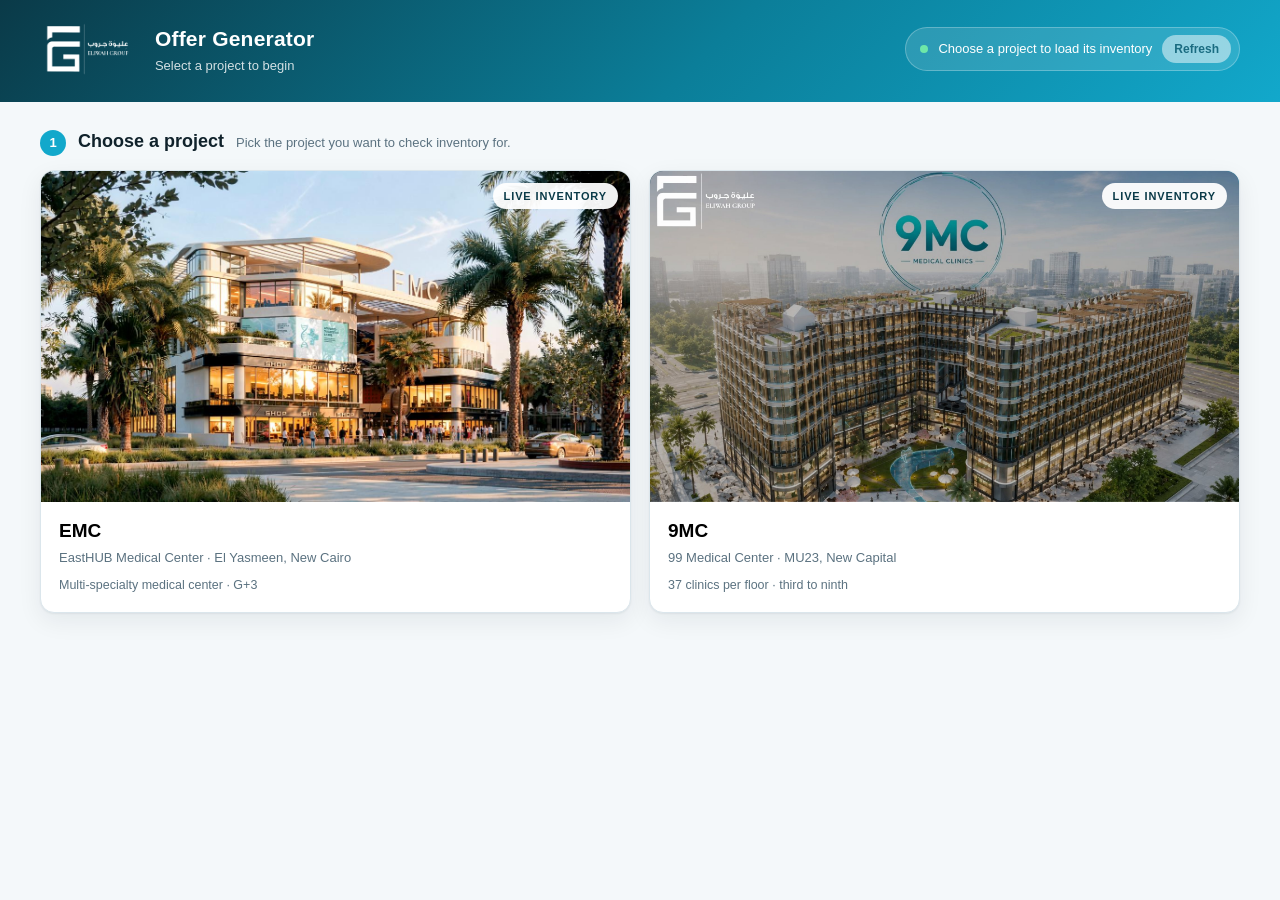
<file: index.html>
<!doctype html>
<html lang="en">
<head>
<meta charset="utf-8">
<meta name="viewport" content="width=device-width, initial-scale=1">
<title>Eliwah Group — Offer Generator</title>

<!-- Installable: the sales team adds this to the phone home screen and it
     opens full-screen, without the browser chrome eating half the plan. -->
<link rel="manifest" href="site.webmanifest">
<meta name="theme-color" content="#0b7e99">
<meta name="mobile-web-app-capable" content="yes">
<meta name="apple-mobile-web-app-capable" content="yes">
<meta name="apple-mobile-web-app-status-bar-style" content="black-translucent">
<meta name="apple-mobile-web-app-title" content="Eliwah Offers">
<!-- iOS ignores the manifest icons and reads this instead. -->
<link rel="apple-touch-icon" href="assets/icons/icon-180.png">
<link rel="icon" type="image/png" sizes="192x192" href="assets/icons/icon-192.png">

<link rel="stylesheet" href="css/styles.css">
</head>
<body>

<header>
  <div class="head-in">
    <img class="mark" src="assets/logo-eliwah.png" alt="Eliwah Group" width="457" height="260">
    <div>
      <div class="head-title" id="headTitle">Offer Generator</div>
      <div class="head-sub" id="headSub">Select a project to begin</div>
    </div>
    <div class="head-spacer"></div>
    <div class="sync" id="sync">
      <span class="dot"></span>
      <span id="syncText">Loading inventory&hellip;</span>
      <button id="refresh" disabled>Refresh</button>
    </div>
  </div>
</header>

<div class="wrap">

  <div id="warnings" class="banner hidden"></div>

  <section class="step">
    <div class="step-head">
      <span class="step-num">1</span>
      <h2>Choose a project</h2>
      <span class="step-hint">Pick the project you want to check inventory for.</span>
    </div>
    <div class="projects" id="projects"></div>
  </section>

  <!-- Search by budget. Revealed with the floor step, because "this project"
       has no meaning until a project is chosen — and the scope switch inside it
       is what opens the search out to both. Collapsed, so an agent who already
       knows the clinic never scrolls past it. See js/afford.js. -->
  <section class="step hidden" id="budgetStep">
    <button class="budget-cta" id="budgetOpen" type="button" aria-expanded="false">
      <span class="bc-text">
        <b>Customer has a budget in mind?</b>
        <i>Find every clinic that fits it</i>
      </span>
      <span class="bc-mark" aria-hidden="true">+</span>
    </button>

    <div id="budgetBody" hidden>
      <div class="budget">
        <label>
          <span class="lab">Cash available now</span>
          <span class="money">
            <input id="inDown" inputmode="numeric" enterkeyhint="done" autocomplete="off" value="1,000,000">
            <span class="cur">EGP</span>
          </span>
          <span class="hint">Pays the down payment on contract.</span>
        </label>
        <label>
          <span class="lab">Budget per month</span>
          <span class="money">
            <input id="inMonthly" inputmode="numeric" enterkeyhint="done" autocomplete="off" value="40,000">
            <span class="cur">EGP</span>
          </span>
          <span class="hint" id="qHint"></span>
        </label>
      </div>

      <div class="refine">
        <!-- Scope. Defaults to the project already chosen; "Both" pulls the
             other inventory on demand, so opening the app costs nothing. -->
        <div class="seg" id="scopeSeg">
          <button type="button" data-scope="this" class="on">This project</button>
          <button type="button" data-scope="both">Both projects</button>
        </div>
        <select id="inFloorSel"></select>
        <select id="inSort">
          <option value="area-desc">Biggest clinic first</option>
          <option value="monthly">Lowest monthly first</option>
          <option value="price">Cheapest first</option>
          <option value="price-desc">Most expensive first</option>
        </select>
      </div>

      <p class="bnote" id="scopeNote" hidden></p>

      <div class="tally" id="tally" hidden>
        <span class="big" id="tallyBig">—</span>
        <span class="of" id="tallyOf"></span>
      </div>
      <div class="hits" id="hits"></div>
      <button class="more" id="btnMore" type="button" hidden></button>
      <p class="stretch" id="stretch" hidden></p>
      <div class="nothing" id="nothing" hidden></div>
    </div>
  </section>

  <section class="step hidden" id="floorStep">
    <div class="step-head">
      <span class="step-num">2</span>
      <h2>Choose a floor</h2>
      <span class="step-hint" id="floorHint"></span>
    </div>
    <div class="floors" id="floors"></div>
  </section>

  <section class="step hidden" id="planStep">
    <div class="step-head">
      <span class="step-num">3</span>
      <h2>Choose a clinic</h2>
      <span class="step-hint">Click a green room on the plan, or pick from the list. Pick more than one to offer them combined.</span>
    </div>
    <!-- The running selection. Populated by renderPicked(); it is the only thing
         standing between an agent and issuing a two-clinic offer by mistake. -->
    <div class="picked hidden" id="picked"></div>
    <div class="plan-grid">
      <div>
        <div class="plan-wrap" id="planWrap">
          <img id="planImg" alt="Floor plan">
          <svg id="planSvg" viewBox="0 0 1461 1169" preserveAspectRatio="xMidYMid meet"></svg>
          <div class="pop" id="pop"></div>
        </div>
        <!-- Square swatches: rooms are shaded outlines now, not dots. -->
        <div class="legend">
          <span><i style="background:#1f9d63"></i>Available</span>
          <span><i style="background:#e8ab00"></i>Reserved</span>
          <span><i style="background:#d13c33"></i>Sold</span>
          <span><i style="background:#c3ced6"></i>Not released</span>
          <span><i style="background:#12a8cb;outline:2px solid #0a3a48;outline-offset:-2px"></i>In this offer</span>
        </div>
      </div>
      <div class="card">
        <div class="units-head">
          <span class="units-count" id="unitsCount"></span>
          <select id="sortBy" aria-label="Sort clinics">
            <option value="clinic">Clinic no.</option>
            <option value="price">Price: low to high</option>
            <option value="priceDesc">Price: high to low</option>
            <option value="area">Area: small to large</option>
            <option value="areaDesc">Area: large to small</option>
          </select>
        </div>
        <div class="units" id="units"></div>
      </div>
    </div>
  </section>

  <section class="step hidden" id="detailStep">
    <div class="step-head">
      <span class="step-num">4</span>
      <h2>Payment plan</h2>
      <span class="step-hint">Instalments are quarterly.</span>
    </div>
    <div class="card detail">
      <div class="detail-top" id="detailTop"></div>
      <div class="plans" id="plans"></div>
      <div class="sched-cards" id="schedCards"></div>
      <div class="sched-note" id="schedNote"></div>
      <div class="sched-wrap"><table id="sched"></table></div>
      <div class="actions">
        <!-- Shown only where the browser can actually put a file in the share
             sheet; app.js unhides it and demotes Download to secondary. -->
        <button class="btn hidden" id="share">Send on WhatsApp</button>
        <button class="btn" id="download">Download PDF offer</button>
        <!-- The other way an offer leaves the app: a listing post for a broker
             group, rather than a document for one customer. See js/post.js. -->
        <button class="btn ghost" id="postBtn">WhatsApp post</button>
        <span class="note" id="downloadNote"></span>
      </div>
    </div>
  </section>

</div>

<!-- The post sheet. Markup lives here rather than being built in JS so the
     layout is styleable, and it costs nothing until it is opened. -->
<div class="sheet hidden" id="postSheet">
  <div class="sheet-bg" data-post-close></div>
  <div class="sheet-card" role="dialog" aria-modal="true" aria-labelledby="postTitle">
    <div class="sheet-head">
      <h3 id="postTitle">WhatsApp post</h3>
      <button class="sheet-x" type="button" data-post-close aria-label="Close">&times;</button>
    </div>
    <p class="sheet-sub">The listing post for this unit, with the plan image pinned.
      Edit anything before sending — the numbers come from the live sheet.</p>

    <div class="post-controls">
      <div class="seg" id="postModes">
        <button type="button" data-mode="short">Short</button>
        <button type="button" data-mode="long">Full</button>
      </div>
      <label class="post-toggle">
        <input type="checkbox" id="postTerms"> Include payment terms
      </label>
    </div>

    <textarea id="postText" rows="12" spellcheck="false" dir="auto"></textarea>
    <div class="post-shots" id="postShots"></div>

    <div class="actions">
      <button class="btn" id="postSend">Send on WhatsApp</button>
      <button class="btn ghost" id="postCopy">Copy text</button>
      <span class="note" id="postNote"></span>
    </div>
  </div>
</div>

<!-- The app's own scripts first, in dependency order. They share one global
     scope, so they must stay blocking and stay in this order. -->
<script src="js/config.js"></script>
<script src="js/plan.js"></script>
<script src="js/data.js"></script>
<script src="js/sheet.js"></script>
<script src="js/engine.js"></script>
<script src="js/telemetry.js"></script>
<script src="js/pdf.js"></script>
<script src="js/post.js"></script>
<!-- Search by budget. Loaded BEFORE app.js, which calls its afford.rebuild()
     whenever the inventory changes. -->
<script src="js/afford.js"></script>
<script src="js/app.js"></script>

<!-- jsPDF last, and deferred, because it is 420KB and nothing needs it until
     someone asks for a PDF: pdf.js reads window.jspdf inside buildOfferPDF, at
     call time. It used to sit at the top and block, which meant that on a cold
     visit the whole 420KB had to arrive before app.js could run — delaying the
     inventory fetch by roughly two seconds and putting the wait right back on
     the agent's click, which is what this ordering exists to prevent. -->
<script defer src="vendor/jspdf.umd.min.js"></script>
</body>
</html>
</file>
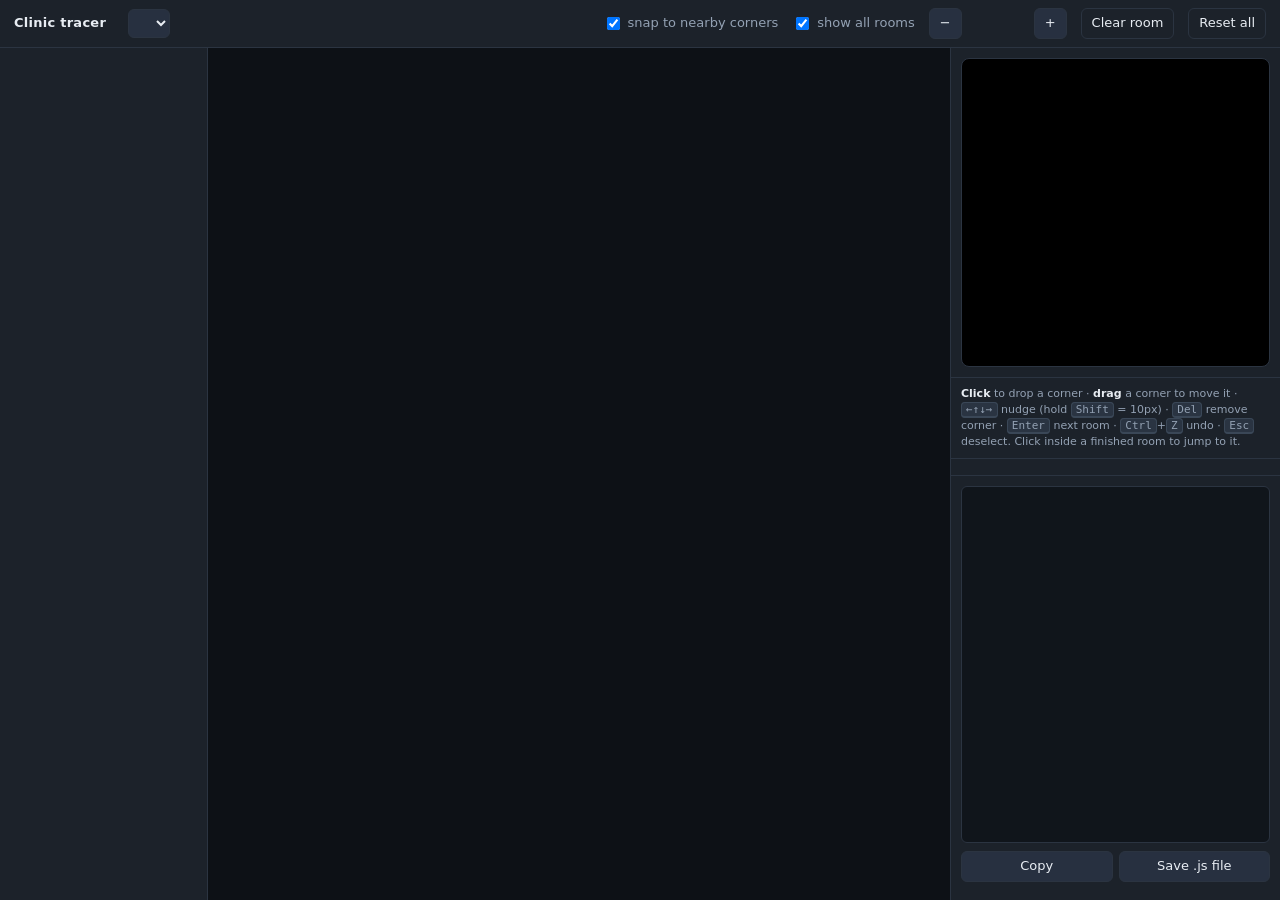
<file: scripts/tracer-template.html>
<!doctype html>
<html lang="en">
<head>
<meta charset="utf-8">
<title>Clinic tracer — Eliwah Group</title>
<style>
  :root {
    --bg: #14181d; --panel: #1c222a; --line: #2b3441; --ink: #e8edf3;
    --dim: #93a1b3; --accent: #2fb37a; --warn: #e0a33a; --bad: #e05a4a;
  }
  * { box-sizing: border-box; }
  html, body { height: 100%; margin: 0; }
  body {
    background: var(--bg); color: var(--ink); display: flex; flex-direction: column;
    font: 13px/1.45 ui-sans-serif, system-ui, "Segoe UI", sans-serif;
    overflow: hidden;
  }

  header {
    display: flex; align-items: center; gap: 14px; padding: 8px 14px;
    background: var(--panel); border-bottom: 1px solid var(--line); flex: none;
  }
  header h1 { font-size: 13px; font-weight: 600; margin: 0 8px 0 0; letter-spacing: .02em; }
  .grow { flex: 1; }

  button, select {
    background: #273040; color: var(--ink); border: 1px solid var(--line);
    border-radius: 6px; padding: 5px 10px; font: inherit; cursor: pointer;
  }
  button:hover { background: #313c4e; }
  button.on { background: var(--accent); border-color: var(--accent); color: #06120c; font-weight: 600; }
  button.ghost { background: transparent; }
  label.chk { display: flex; align-items: center; gap: 5px; color: var(--dim); cursor: pointer; user-select: none; }

  main { flex: 1; display: flex; min-height: 0; }

  /* ---- room list ---- */
  #rooms {
    width: 208px; flex: none; overflow-y: auto; background: var(--panel);
    border-right: 1px solid var(--line);
  }
  .room {
    display: flex; align-items: center; gap: 7px; padding: 5px 10px;
    border-bottom: 1px solid #232b35; cursor: pointer;
  }
  .room:hover { background: #232c38; }
  .room.on { background: #2c3a4c; box-shadow: inset 3px 0 0 var(--accent); }
  .dot { width: 8px; height: 8px; border-radius: 50%; background: #46525f; flex: none; }
  .dot.done { background: var(--accent); }
  .dot.warn { background: var(--warn); }
  .dot.bad  { background: var(--bad); }
  .room .n { width: 26px; font-weight: 600; }
  .room .m { color: var(--dim); font-size: 11px; }
  .room .v { margin-left: auto; color: var(--dim); font-size: 11px; }

  /* ---- canvas ---- */
  #stage { flex: 1; overflow: auto; position: relative; background: #0d1116; }
  #svg { display: block; cursor: crosshair; }
  #svg image { image-rendering: auto; }

  /* ---- side panel ---- */
  #side {
    width: 330px; flex: none; background: var(--panel); border-left: 1px solid var(--line);
    display: flex; flex-direction: column; min-height: 0;
  }
  #loupeBox { padding: 10px; border-bottom: 1px solid var(--line); }
  #loupe {
    width: 100%; aspect-ratio: 1; display: block; border-radius: 8px;
    border: 1px solid var(--line); background: #000;
  }
  #hint { padding: 8px 10px; color: var(--dim); font-size: 11px; border-bottom: 1px solid var(--line); }
  #hint b { color: var(--ink); font-weight: 600; }
  kbd {
    background: #2a3442; border: 1px solid #3a4757; border-bottom-width: 2px;
    border-radius: 4px; padding: 0 4px; font: 11px ui-monospace, monospace;
  }
  #issues { padding: 8px 10px; font-size: 11px; border-bottom: 1px solid var(--line); max-height: 132px; overflow-y: auto; }
  #issues div { margin-bottom: 3px; }
  #issues .warn { color: var(--warn); }
  #issues .bad { color: var(--bad); }
  #issues .ok { color: var(--accent); }
  #outWrap { flex: 1; display: flex; flex-direction: column; min-height: 0; padding: 10px; gap: 8px; }
  #out {
    flex: 1; width: 100%; resize: none; background: #10151b; color: #cfe3d6;
    border: 1px solid var(--line); border-radius: 6px; padding: 8px;
    font: 11px/1.4 ui-monospace, "Cascadia Code", monospace; white-space: pre;
  }
  .row { display: flex; gap: 6px; }
  .row button { flex: 1; }
  #saved { color: var(--dim); font-size: 11px; }
</style>
</head>
<body>

<header>
  <h1>Clinic tracer</h1>
  <select id="planSel"></select>
  <span id="progress" style="color:var(--dim)"></span>
  <span class="grow"></span>
  <label class="chk"><input type="checkbox" id="snap" checked> snap to nearby corners</label>
  <label class="chk"><input type="checkbox" id="showAll" checked> show all rooms</label>
  <button id="zoomOut">&minus;</button><span id="zoomLbl" style="color:var(--dim);width:44px;text-align:center"></span><button id="zoomIn">+</button>
  <button class="ghost" id="resetRoom">Clear room</button>
  <button class="ghost" id="resetAll">Reset all</button>
</header>

<main>
  <div id="rooms"></div>

  <div id="stage">
    <svg id="svg" xmlns="http://www.w3.org/2000/svg">
      <image id="plan" x="0" y="0"/>
      <g id="shapes"></g>
    </svg>
  </div>

  <div id="side">
    <div id="loupeBox"><canvas id="loupe" width="300" height="300"></canvas></div>
    <div id="hint">
      <b>Click</b> to drop a corner · <b>drag</b> a corner to move it ·
      <kbd>&larr;&uarr;&darr;&rarr;</kbd> nudge (hold <kbd>Shift</kbd> = 10px) ·
      <kbd>Del</kbd> remove corner · <kbd>Enter</kbd> next room ·
      <kbd>Ctrl</kbd>+<kbd>Z</kbd> undo · <kbd>Esc</kbd> deselect.
      Click inside a finished room to jump to it.
    </div>
    <div id="issues"></div>
    <div id="outWrap">
      <textarea id="out" readonly spellcheck="false"></textarea>
      <div class="row">
        <button id="copy">Copy</button>
        <button id="download">Save .js file</button>
      </div>
      <div id="saved"></div>
    </div>
  </div>
</main>

<script>
/* ------------------------------------------------------------------ *
 * Clinic tracer.
 *
 * Draws a floor plan at its REFERENCE size (the coordinate space js/plan.js
 * already uses) and lets a human click the room corners. Output is written in
 * that same space, so it pastes into plan.js with no conversion step — which
 * is where errors would otherwise creep back in.
 *
 * The SVG viewBox is deliberately "0 0 refW refH" and NOT a 0..1 box: in a
 * normalised viewBox one user unit is the whole image, so a handle authored as
 * r="5" paints a disc five times the width of the drawing and hides everything
 * under it. Working in reference pixels keeps handle radii and stroke widths
 * at their natural values; they are divided by the zoom so they stay a
 * constant size on screen.
 * ------------------------------------------------------------------ */
const D = window.TRACER_DATA;

const svg    = document.getElementById('svg');
const planEl = document.getElementById('plan');
const shapes = document.getElementById('shapes');
const loupe  = document.getElementById('loupe');
const lctx   = loupe.getContext('2d');

let key, P, polys, current, selVert, drag = null, zoom = 1, undoStack = [];
let hover = null;              // [x, y] in reference space, for the loupe
const img = new Image();       // source bitmap, for the loupe only

const HANDLE_R = 5;            // reference px at zoom 1
const SNAP_PX  = 7;
const LOUPE_MAG = 7;           // magnification relative to reference space

/* ---- persistence ------------------------------------------------- */
const storeKey = () => 'tracer:' + D.project + ':' + key;
const save = () => {
  localStorage.setItem(storeKey(), JSON.stringify(polys));
  document.getElementById('saved').textContent =
    'Saved in this browser · ' + new Date().toLocaleTimeString();
};
const load = () => {
  const raw = localStorage.getItem(storeKey());
  if (raw) { try { return JSON.parse(raw); } catch (e) { /* fall through to seed */ } }
  return null;
};

/* ---- geometry ---------------------------------------------------- */
function polyArea(pts) {                       // absolute area, shoelace
  let a = 0;
  for (let i = 0; i < pts.length; i++) {
    const [x0, y0] = pts[i], [x1, y1] = pts[(i + 1) % pts.length];
    a += x0 * y1 - x1 * y0;
  }
  return Math.abs(a / 2);
}
function pointIn(pts, x, y) {
  let inside = false;
  for (let i = 0, j = pts.length - 1; i < pts.length; j = i++) {
    const [xi, yi] = pts[i], [xj, yj] = pts[j];
    if ((yi > y) !== (yj > y) && x < ((xj - xi) * (y - yi)) / (yj - yi) + xi) inside = !inside;
  }
  return inside;
}
const centroid = (pts) => {
  let a = 0, cx = 0, cy = 0;
  for (let i = 0; i < pts.length; i++) {
    const [x0, y0] = pts[i], [x1, y1] = pts[(i + 1) % pts.length];
    const cr = x0 * y1 - x1 * y0;
    a += cr; cx += (x0 + x1) * cr; cy += (y0 + y1) * cr;
  }
  a *= 0.5;
  if (!a) return [pts.reduce((s, p) => s + p[0], 0) / pts.length,
                  pts.reduce((s, p) => s + p[1], 0) / pts.length];
  return [cx / (6 * a), cy / (6 * a)];
};

/* Every room's traced area should sit at the same px-per-m² as its printed m².
 * Comparing each room against the median ratio catches the failure that matters:
 * a polygon accidentally traced over the wrong room. */
function areaCheck() {
  const rs = [];
  for (const n of P.numbers) {
    const pts = polys[n], m2 = P.areas[n];
    if (!pts || pts.length < 3 || !m2) continue;
    rs.push({ n, r: polyArea(pts) / m2 });
  }
  if (rs.length < 4) return {};
  const sorted = rs.map((o) => o.r).sort((a, b) => a - b);
  const med = sorted[Math.floor(sorted.length / 2)];
  const out = {};
  for (const { n, r } of rs) {
    const off = r / med;
    if (off > 1.3 || off < 0.77) out[n] = Math.round((off - 1) * 100);
  }
  return out;
}

/* ---- drawing ----------------------------------------------------- */
const ns = 'http://www.w3.org/2000/svg';
const mk = (tag, attrs) => {
  const e = document.createElementNS(ns, tag);
  for (const k in attrs) e.setAttribute(k, attrs[k]);
  return e;
};

function render() {
  const showAll = document.getElementById('showAll').checked;
  const bad = areaCheck();
  shapes.textContent = '';
  const sw = 1.6 / zoom;

  for (const n of P.numbers) {
    const pts = polys[n];
    if (!pts || pts.length < 2) continue;
    const isCur = n === current;
    if (!isCur && !showAll) continue;
    const d = pts.map((p) => p.join(',')).join(' ');
    shapes.appendChild(mk('polygon', {
      points: d,
      fill: isCur ? 'rgba(47,179,122,.30)' : bad[n] ? 'rgba(224,90,74,.20)' : 'rgba(90,150,220,.13)',
      stroke: isCur ? '#2fb37a' : bad[n] ? '#e05a4a' : '#5a96dc',
      'stroke-width': isCur ? sw * 1.6 : sw,
      'stroke-linejoin': 'round',
    }));
    if (pts.length >= 3) {
      const [cx, cy] = centroid(pts);
      const t = mk('text', {
        x: cx, y: cy, fill: isCur ? '#fff' : '#cfe0f5', 'font-size': 15 / zoom,
        'font-weight': 700, 'text-anchor': 'middle', 'dominant-baseline': 'central',
        'paint-order': 'stroke', stroke: 'rgba(0,0,0,.65)', 'stroke-width': 3 / zoom,
        style: 'pointer-events:none;user-select:none',
      });
      t.textContent = n;
      shapes.appendChild(t);
    }
  }

  // Handles for the current room only — keeps the drawing readable.
  const cur = polys[current] || [];
  cur.forEach(([x, y], i) => {
    shapes.appendChild(mk('circle', {
      cx: x, cy: y, r: (i === selVert ? HANDLE_R * 1.5 : HANDLE_R) / zoom,
      fill: i === selVert ? '#ffd35a' : '#fff', stroke: '#14181d', 'stroke-width': 1.5 / zoom,
      'data-i': i, style: 'cursor:grab',
    }));
  });

  // Reference pin, where plan.js already has a verified one.
  const pin = P.pins && P.pins[current];
  if (pin) {
    shapes.appendChild(mk('circle', {
      cx: pin[0], cy: pin[1], r: 3.5 / zoom, fill: 'none',
      stroke: '#ffd35a', 'stroke-width': 2 / zoom, style: 'pointer-events:none',
    }));
  }
  paintRooms(bad);
  writeOut(bad);
}

function paintRooms(bad) {
  const box = document.getElementById('rooms');
  box.textContent = '';
  let done = 0;
  for (const n of P.numbers) {
    const pts = polys[n] || [];
    const ok = pts.length >= 3;
    if (ok) done++;
    const row = document.createElement('div');
    row.className = 'room' + (n === current ? ' on' : '');
    row.innerHTML =
      '<span class="dot ' + (!ok ? '' : bad[n] ? 'bad' : 'done') + '"></span>' +
      '<span class="n">' + n + '</span>' +
      '<span class="m">' + (P.areas[n] ? P.areas[n] + ' m²' : '—') + '</span>' +
      '<span class="v">' + (pts.length || '') + '</span>';
    row.onclick = () => { current = n; selVert = null; render(); };
    box.appendChild(row);
  }
  document.getElementById('progress').textContent =
    done + ' / ' + P.numbers.length + ' rooms traced';
}

/* ---- output ------------------------------------------------------ */
function writeOut(bad) {
  const lines = [];
  lines.push('/* ' + P.label + ' — room outlines traced by hand against the ' +
             P.refW + 'x' + P.refH + ' reference render. */');
  lines.push('const ' + P.varName + ' = {');
  for (const n of P.numbers) {
    const pts = polys[n];
    if (!pts || pts.length < 3) { lines.push('  // ' + n + ': NOT TRACED'); continue; }
    const body = pts.map(([x, y]) => '[' + Math.round(x) + ', ' + Math.round(y) + ']').join(', ');
    lines.push('  ' + n + ': [' + body + '],' + (bad[n] ? '  // CHECK: area ' + (bad[n] > 0 ? '+' : '') + bad[n] + '% vs the others' : ''));
  }
  lines.push('};');
  document.getElementById('out').value = lines.join('\n');

  const box = document.getElementById('issues');
  box.textContent = '';
  const missing = P.numbers.filter((n) => !polys[n] || polys[n].length < 3);
  // Only worth flagging where the pin was placed independently. EMC's pins are
  // the centroids OF these polygons, so containment there proves nothing.
  const offPin = !P.pinsVerified ? [] : P.numbers.filter((n) => {
    const pts = polys[n], pin = P.pins && P.pins[n];
    return pin && pts && pts.length >= 3 && !pointIn(pts, pin[0], pin[1]);
  });
  const add = (cls, txt) => {
    const d = document.createElement('div');
    d.className = cls; d.textContent = txt; box.appendChild(d);
  };
  if (missing.length) add('warn', 'Not traced yet: ' + missing.join(', '));
  for (const n of Object.keys(bad)) {
    add('bad', 'Room ' + n + ': traced area is ' + (bad[n] > 0 ? '+' : '') + bad[n] +
        '% off what its ' + P.areas[n] + ' m² implies — check it is the right room.');
  }
  if (offPin.length) add('bad', 'Outline does not contain the known pin: ' + offPin.join(', '));
  if (!missing.length && !Object.keys(bad).length && !offPin.length) {
    add('ok', 'All ' + P.numbers.length + ' rooms traced and consistent.');
  }
}

/* ---- interaction ------------------------------------------------- */
function toRef(evt) {
  const r = svg.getBoundingClientRect();
  return [(evt.clientX - r.left) / r.width * P.refW,
          (evt.clientY - r.top) / r.height * P.refH];
}

function snapped(x, y) {
  if (!document.getElementById('snap').checked) return [x, y];
  let best = null, bd = SNAP_PX;
  for (const n of P.numbers) {
    const pts = polys[n];
    if (!pts) continue;
    for (let i = 0; i < pts.length; i++) {
      if (n === current && i === selVert) continue;
      const d = Math.hypot(pts[i][0] - x, pts[i][1] - y);
      if (d < bd) { bd = d; best = pts[i]; }
    }
  }
  return best ? [best[0], best[1]] : [x, y];
}

const pushUndo = () => {
  undoStack.push(JSON.stringify(polys));
  if (undoStack.length > 80) undoStack.shift();
};

svg.addEventListener('mousedown', (e) => {
  if (e.button !== 0) return;
  const i = e.target.dataset ? e.target.dataset.i : undefined;
  if (i !== undefined) {                       // grab an existing corner
    selVert = +i; drag = +i; pushUndo(); render(); e.preventDefault(); return;
  }
  const [rx, ry] = toRef(e);
  // Clicking inside another finished room jumps to it rather than adding a
  // stray corner — much faster than hunting for it in the list.
  for (const n of P.numbers) {
    const pts = polys[n];
    if (n !== current && pts && pts.length >= 3 && pointIn(pts, rx, ry)) {
      current = n; selVert = null; render(); return;
    }
  }
  pushUndo();
  if (!polys[current]) polys[current] = [];
  polys[current].push(snapped(rx, ry));
  selVert = polys[current].length - 1;
  save(); render();
});

svg.addEventListener('mousemove', (e) => {
  const [rx, ry] = toRef(e);
  hover = [rx, ry];
  if (drag !== null) {
    polys[current][drag] = snapped(rx, ry);
    render();
  }
  drawLoupe();
});
svg.addEventListener('mouseleave', () => { hover = null; drawLoupe(); });
window.addEventListener('mouseup', () => { if (drag !== null) { drag = null; save(); } });

window.addEventListener('keydown', (e) => {
  if (e.target.tagName === 'INPUT' || e.target.tagName === 'TEXTAREA') return;
  const pts = polys[current] || [];

  if ((e.ctrlKey || e.metaKey) && e.key.toLowerCase() === 'z') {
    if (undoStack.length) { polys = JSON.parse(undoStack.pop()); save(); render(); }
    e.preventDefault(); return;
  }
  if (e.key === 'Escape') { selVert = null; render(); return; }
  if (e.key === 'Enter') {
    const i = P.numbers.indexOf(current);
    current = P.numbers[(i + 1) % P.numbers.length];
    selVert = null; render(); return;
  }
  if (e.key === 'Delete' || e.key === 'Backspace') {
    if (!pts.length) return;
    pushUndo();
    pts.splice(selVert === null ? pts.length - 1 : selVert, 1);
    selVert = null; save(); render(); e.preventDefault(); return;
  }
  const step = e.shiftKey ? 10 : 1;
  const nudge = { ArrowLeft: [-step, 0], ArrowRight: [step, 0], ArrowUp: [0, -step], ArrowDown: [0, step] }[e.key];
  if (nudge && selVert !== null && pts[selVert]) {
    pushUndo();
    pts[selVert][0] += nudge[0];
    pts[selVert][1] += nudge[1];
    save(); render(); e.preventDefault();
  }
});

/* ---- loupe ------------------------------------------------------- */
/* The backing store has to match the displayed size (times the device pixel
 * ratio) or the browser upscales a small canvas and softens exactly the detail
 * the loupe exists to show. */
function sizeLoupe() {
  const r = loupe.getBoundingClientRect();
  const dpr = window.devicePixelRatio || 1;
  const S = Math.round(r.width * dpr);
  if (S && loupe.width !== S) { loupe.width = S; loupe.height = S; }
}
window.addEventListener('resize', () => { sizeLoupe(); drawLoupe(); });

function drawLoupe() {
  sizeLoupe();
  const S = loupe.width;
  lctx.clearRect(0, 0, S, S);
  if (!hover || !img.complete) return;

  const span = S / LOUPE_MAG;                  // reference px visible across
  const k = img.naturalWidth / P.refW;         // source px per reference px
  lctx.imageSmoothingEnabled = false;
  lctx.drawImage(img,
    (hover[0] - span / 2) * k, (hover[1] - span / 2) * k, span * k, span * k,
    0, 0, S, S);

  // The in-progress outline, so you can see whether the next corner lines up.
  const toL = ([x, y]) => [(x - hover[0]) / span * S + S / 2, (y - hover[1]) / span * S + S / 2];
  const u = S / 300;                           // keep overlay weights constant
  const pts = polys[current] || [];
  if (pts.length) {
    lctx.strokeStyle = '#2fb37a'; lctx.lineWidth = 2 * u;
    lctx.beginPath();
    pts.forEach((p, i) => { const [x, y] = toL(p); i ? lctx.lineTo(x, y) : lctx.moveTo(x, y); });
    if (pts.length >= 3) lctx.closePath();
    lctx.stroke();
    lctx.fillStyle = '#fff';
    pts.forEach((p) => {
      const [x, y] = toL(p);
      lctx.beginPath(); lctx.arc(x, y, 3.5 * u, 0, 7); lctx.fill();
    });
  }
  // Crosshair, and a ring when this click would snap to an existing corner.
  const [sx, sy] = snapped(hover[0], hover[1]);
  const didSnap = sx !== hover[0] || sy !== hover[1];
  lctx.strokeStyle = didSnap ? '#ffd35a' : 'rgba(255,60,60,.9)';
  lctx.lineWidth = 1 * u;
  lctx.beginPath();
  lctx.moveTo(S / 2, 0); lctx.lineTo(S / 2, S);
  lctx.moveTo(0, S / 2); lctx.lineTo(S, S / 2);
  lctx.stroke();
  if (didSnap) {
    const [x, y] = toL([sx, sy]);
    lctx.beginPath(); lctx.arc(x, y, 9 * u, 0, 7); lctx.stroke();
  }
}

/* ---- zoom -------------------------------------------------------- */
function setZoom(z) {
  zoom = Math.min(6, Math.max(0.25, z));
  svg.setAttribute('width', P.refW * zoom);
  svg.setAttribute('height', P.refH * zoom);
  document.getElementById('zoomLbl').textContent = Math.round(zoom * 100) + '%';
  render();
}
document.getElementById('zoomIn').onclick = () => setZoom(zoom * 1.25);
document.getElementById('zoomOut').onclick = () => setZoom(zoom / 1.25);
document.getElementById('stage').addEventListener('wheel', (e) => {
  if (!e.ctrlKey) return;
  e.preventDefault();
  setZoom(zoom * (e.deltaY < 0 ? 1.15 : 1 / 1.15));
}, { passive: false });

/* ---- plan switching ---------------------------------------------- */
function openPlan(k) {
  key = k;
  P = D.plans[k];
  polys = load() || JSON.parse(JSON.stringify(P.seed));
  current = P.numbers[0];
  selVert = null; undoStack = [];
  svg.setAttribute('viewBox', '0 0 ' + P.refW + ' ' + P.refH);
  planEl.setAttribute('width', P.refW);
  planEl.setAttribute('height', P.refH);
  planEl.setAttributeNS('http://www.w3.org/1999/xlink', 'href', P.img);
  planEl.setAttribute('href', P.img);
  img.src = P.img;
  img.onload = drawLoupe;
  setZoom(Math.min(1, (window.innerWidth - 560) / P.refW));
}

const sel = document.getElementById('planSel');
for (const k of Object.keys(D.plans)) {
  const o = document.createElement('option');
  o.value = k; o.textContent = D.plans[k].label;
  sel.appendChild(o);
}
sel.onchange = () => openPlan(sel.value);

document.getElementById('showAll').onchange = render;
document.getElementById('resetRoom').onclick = () => {
  pushUndo(); polys[current] = []; selVert = null; save(); render();
};
document.getElementById('resetAll').onclick = () => {
  if (!confirm('Throw away every outline on this plan and go back to the starting shapes?')) return;
  pushUndo(); polys = JSON.parse(JSON.stringify(P.seed)); selVert = null; save(); render();
};
document.getElementById('copy').onclick = async () => {
  await navigator.clipboard.writeText(document.getElementById('out').value);
  const b = document.getElementById('copy');
  b.textContent = 'Copied'; setTimeout(() => { b.textContent = 'Copy'; }, 1200);
};
document.getElementById('download').onclick = () => {
  const blob = new Blob([document.getElementById('out').value], { type: 'text/javascript' });
  const a = document.createElement('a');
  a.href = URL.createObjectURL(blob);
  a.download = 'polygons-' + key + '.js';
  a.click();
};

openPlan(Object.keys(D.plans)[0]);
</script>
</body>
</html>
</file>
<file: css/styles.css>
:root {
  --brand: #12a8cb;
  --brand-dark: #0b7e99;
  --brand-ink: #0a3a48;
  --ink: #10222b;
  --muted: #5b7280;
  --line: #dbe6ec;
  --bg: #f4f8fa;
  --card: #ffffff;
  --ok: #1f9d63;
  --ok-bg: #e6f6ee;
  /* Sold reads red — the one state an agent must never misread on the plan. */
  --sold: #d13c33;
  --warn: #b8860b;
  --warn-bg: #fdf4e0;
  --gone: #97a6b0;
  /* Exclusive offers only. A muted champagne, kept apart from --warn so an
   * offer never reads as a warning. */
  --gold: #a17a2c;
  --gold-bg: #fbf6ea;
  --gold-line: #e8d6aa;
  --radius: 14px;
  --shadow: 0 1px 2px rgba(16, 34, 43, .06), 0 8px 24px rgba(16, 34, 43, .07);
}

* { box-sizing: border-box; }

body {
  margin: 0;
  background: var(--bg);
  color: var(--ink);
  font: 15px/1.5 "Segoe UI", -apple-system, BlinkMacSystemFont, Roboto, Helvetica, Arial, sans-serif;
  -webkit-font-smoothing: antialiased;
}

.wrap { max-width: 1240px; margin: 0 auto; padding: 0 20px 72px; }

/* ---------- header ---------- */
header {
  background: linear-gradient(135deg, var(--brand-ink), var(--brand-dark) 55%, var(--brand));
  color: #fff;
  padding: 22px 0 26px;
  margin-bottom: 26px;
}
.head-in { max-width: 1240px; margin: 0 auto; padding: 0 20px; display: flex; align-items: center; gap: 20px; flex-wrap: wrap; }
/* The supplied logo, isolated to white-on-transparent by scripts/make-brand.js,
   so it sits on the teal header without a box around it. Fixed height, width
   from the intrinsic 1.758 aspect. */
.mark { height: 54px; width: auto; display: block; flex: none; }
@media (max-width: 560px) { .mark { height: 42px; } }
.head-title { font-size: 21px; font-weight: 650; letter-spacing: .01em; }
.head-sub { font-size: 13px; opacity: .82; margin-top: 2px; }
.head-spacer { flex: 1; }

/* live-sync pill */
.sync {
  display: flex; align-items: center; gap: 10px;
  background: rgba(255,255,255,.13); border: 1px solid rgba(255,255,255,.26);
  border-radius: 999px; padding: 7px 8px 7px 14px; font-size: 13px;
}
.dot { width: 8px; height: 8px; border-radius: 50%; background: #6ee7a8; flex: none; }
.sync.stale .dot { background: #ffcf5c; }
.sync.err .dot { background: #ff8f7a; }
.sync button {
  border: 0; border-radius: 999px; padding: 5px 12px; cursor: pointer;
  background: rgba(255,255,255,.9); color: var(--brand-ink); font: inherit; font-weight: 600; font-size: 12px;
}
.sync button:hover { background: #fff; }
.sync button[disabled] { opacity: .55; cursor: default; }

/* ---------- generic ---------- */
.step { margin-bottom: 34px; }
.step-head { display: flex; align-items: baseline; gap: 12px; margin-bottom: 14px; }
.step-num {
  width: 26px; height: 26px; border-radius: 50%; background: var(--brand); color: #fff;
  display: grid; place-items: center; font-size: 13px; font-weight: 700; flex: none;
}
h2 { font-size: 18px; margin: 0; font-weight: 650; }
.step-hint { color: var(--muted); font-size: 13px; }

.card { background: var(--card); border: 1px solid var(--line); border-radius: var(--radius); box-shadow: var(--shadow); }

.banner {
  border-radius: 10px; padding: 11px 14px; font-size: 13.5px; margin-bottom: 16px;
  background: var(--warn-bg); border: 1px solid #f0dfae; color: #6b4e00;
}
.banner ul { margin: 6px 0 0; padding-left: 18px; }

/* ---------- projects ---------- */
.projects { display: grid; grid-template-columns: repeat(auto-fit, minmax(300px, 1fr)); gap: 18px; }
.project {
  font: inherit; text-align: left; cursor: pointer; padding: 0; overflow: hidden;
  background: var(--card); border: 1px solid var(--line); border-radius: var(--radius);
  box-shadow: var(--shadow); transition: border-color .15s, transform .15s;
}
.project:hover:not(.locked) { border-color: var(--brand); transform: translateY(-3px); }
.project.on { border-color: var(--brand); box-shadow: 0 0 0 2px rgba(18,168,203,.22), var(--shadow); }
.project.locked { cursor: not-allowed; }
/* 16:9 to match the renders — a fixed height would crop them as the card widens. */
.project-img { aspect-ratio: 16 / 9; background: linear-gradient(135deg, var(--brand-ink), var(--brand-dark) 60%, var(--brand)); position: relative; }
.project-img img { width: 100%; height: 100%; object-fit: cover; display: block; }
.project.locked .project-img img { filter: saturate(.8); opacity: .9; }
.project-img .stamp {
  position: absolute; top: 12px; right: 12px; font-size: 11px; font-weight: 700;
  letter-spacing: .08em; text-transform: uppercase; padding: 5px 11px; border-radius: 999px;
  background: rgba(255,255,255,.94); color: var(--brand-ink);
}
.project-img .ph {
  position: absolute; inset: 0; display: grid; place-items: center;
  color: rgba(255,255,255,.9); font-size: 34px; font-weight: 700; letter-spacing: .06em;
}
.project-body { padding: 15px 18px 17px; }
.project-name { font-size: 19px; font-weight: 650; }
.project-sub { font-size: 13px; color: var(--muted); margin-top: 2px; }
.project-blurb { font-size: 12.5px; color: var(--muted); margin-top: 9px; }

/* ---------- floors ---------- */
.floors { display: grid; grid-template-columns: repeat(auto-fit, minmax(220px, 1fr)); gap: 14px; }
.floor {
  text-align: left; font: inherit; cursor: pointer; padding: 16px 18px;
  background: var(--card); border: 1px solid var(--line); border-radius: var(--radius);
  box-shadow: var(--shadow); transition: border-color .15s, transform .15s;
}
.floor:hover:not(.locked) { border-color: var(--brand); transform: translateY(-2px); }
.floor.on { border-color: var(--brand); box-shadow: 0 0 0 2px rgba(18,168,203,.22), var(--shadow); }
.floor.locked { cursor: not-allowed; opacity: .72; background: #fbfcfd; }
.floor-use { font-size: 11px; font-weight: 700; letter-spacing: .1em; text-transform: uppercase; color: var(--brand-dark); }
.floor-name { font-size: 17px; font-weight: 650; margin: 3px 0 8px; }
.pill { display: inline-block; font-size: 12px; font-weight: 600; padding: 3px 10px; border-radius: 999px; }
.pill.ok { background: var(--ok-bg); color: var(--ok); }
.pill.soon { background: #eef2f5; color: var(--muted); }

/* ---------- the running selection ----------
   Two clinics sold together produce one price, so the agent has to be able to
   see at a glance exactly what is in the offer before issuing it. */
.picked {
  display: flex; align-items: center; gap: 14px; flex-wrap: wrap;
  background: #f0fbfd; border: 1px solid var(--brand); border-radius: 12px;
  padding: 10px 12px; margin-bottom: 14px;
}
.picked-chips { display: flex; gap: 8px; flex-wrap: wrap; }
.chip {
  display: inline-flex; align-items: center; gap: 7px;
  background: #fff; border: 1px solid var(--line); border-radius: 999px;
  padding: 5px 6px 5px 12px; font-size: 13px;
}
.chip b { letter-spacing: .02em; }
.chip span { color: var(--muted); font-size: 12px; }
.chip-x {
  border: 0; cursor: pointer; width: 20px; height: 20px; border-radius: 50%;
  background: #eef2f5; color: var(--muted); font: inherit; font-size: 15px; line-height: 1;
  display: grid; place-items: center; padding: 0;
}
.chip-x:hover { background: var(--sold); color: #fff; }
.picked-sum { display: flex; align-items: baseline; gap: 12px; margin-left: auto; }
.picked-count { font-size: 12.5px; font-weight: 650; color: var(--brand-dark); }
.picked-area { font-size: 12.5px; color: var(--muted); }
.picked-price { font-size: 17px; color: var(--brand-ink); font-variant-numeric: tabular-nums; }
.picked-clear {
  font: inherit; font-size: 12.5px; cursor: pointer; border: 1px solid var(--line);
  background: #fff; color: var(--muted); border-radius: 8px; padding: 6px 12px;
}
.picked-clear:hover { border-color: var(--sold); color: var(--sold); }
@media (max-width: 560px) { .picked-sum { margin-left: 0; } }

/* Removing is a destructive action, so it does not wear the primary colour. */
.pop button.remove { background: #fff; color: var(--sold); box-shadow: inset 0 0 0 1px var(--line); }
.pop button.remove:hover { background: var(--sold); color: #fff; }

.kv-sub { font-size: 11.5px; color: var(--muted); margin-top: 2px; }

/* ---------- plan ---------- */
.plan-grid { display: grid; grid-template-columns: 1fr 300px; gap: 18px; align-items: start; }
@media (max-width: 900px) { .plan-grid { grid-template-columns: 1fr; } }

.plan-wrap { position: relative; overflow: hidden; border-radius: var(--radius); border: 1px solid var(--line); background: #fff; box-shadow: var(--shadow); }
.plan-wrap img { display: block; width: 100%; height: auto; }
.plan-wrap svg { position: absolute; inset: 0; width: 100%; height: 100%; }
/* Circular pins. A white ring keeps them legible over both the pale plan and
   the dark landscaping around it. */
.pin { stroke: #fff; stroke-width: 3; transition: r .12s, filter .12s; filter: drop-shadow(0 1px 2px rgba(0,0,0,.45)); }
.pin.available { fill: var(--ok); cursor: pointer; }
.pin.available:hover { r: 21; filter: drop-shadow(0 2px 5px rgba(0,0,0,.55)); }
.pin.reserved { fill: #e8ab00; cursor: not-allowed; }
.pin.sold { fill: var(--sold); cursor: not-allowed; }
.pin.held { fill: #7f8c96; stroke-dasharray: 5 3; cursor: not-allowed; }
.pin.unreleased { fill: #c3ced6; stroke-width: 2; opacity: .75; cursor: not-allowed; }
.pin.on { fill: var(--brand); stroke: var(--brand-ink); stroke-width: 5; }

.pin.hl { r: 21; stroke: var(--brand-ink); stroke-width: 5; }

/* Traced room outlines. Used wherever the geometry has been verified against
   the drawing — a shaded room shows that two clinics adjoin, which is what a
   combined offer has to communicate and what a pair of dots cannot. */
.room { stroke-width: 2.5; stroke-linejoin: round; transition: fill-opacity .12s, stroke-width .12s; }
.room.available { fill: var(--ok); fill-opacity: .30; stroke: var(--ok); cursor: pointer; }
.room.available:hover { fill-opacity: .48; stroke-width: 4; }
.room.reserved { fill: #e8ab00; fill-opacity: .28; stroke: #e8ab00; cursor: not-allowed; }
.room.sold { fill: var(--sold); fill-opacity: .30; stroke: var(--sold); cursor: not-allowed; }
.room.held { fill: #7f8c96; fill-opacity: .28; stroke: #7f8c96; stroke-dasharray: 7 5; cursor: not-allowed; }
/* Not released: outline only, so unsold stock never competes with what is on offer. */
.room.unreleased { fill: #c3ced6; fill-opacity: .10; stroke: #c3ced6; stroke-width: 1.5; cursor: not-allowed; }
.room.on { fill: var(--brand); fill-opacity: .55; stroke: var(--brand-ink); stroke-width: 5; }
.room.hl { fill-opacity: .5; stroke: var(--brand-ink); stroke-width: 4.5; }
.room-dot { fill: #fff; stroke: var(--brand-ink); stroke-width: 2.5; pointer-events: none; }

/* hover card on a pin */
.pop {
  position: absolute; z-index: 6; width: 208px;
  background: #fff; border: 1px solid var(--line); border-radius: 12px;
  box-shadow: 0 10px 34px rgba(16, 34, 43, .24);
  padding: 12px 14px 13px;
  /* --nudge slides the card sideways to keep it on a phone's screen; the arrow
   * moves back by the same amount so it still points at the room. 0 elsewhere. */
  --nudge: 0px;
  transform: translate(calc(-50% + var(--nudge)), calc(-100% - 16px));
  opacity: 0; visibility: hidden; transition: opacity .12s;
}
.pop.show { opacity: 1; visibility: visible; }
.pop.below { transform: translate(calc(-50% + var(--nudge)), 16px); }
.pop::after {
  content: ''; position: absolute; left: 50%; margin-left: calc(-7px - var(--nudge));
  border: 7px solid transparent;
}
.pop:not(.below)::after { top: 100%; border-top-color: #fff; }
.pop.below::after { bottom: 100%; border-bottom-color: #fff; }
.pop-code { font-weight: 700; font-size: 15.5px; letter-spacing: .02em; }
.pop-sub { font-size: 12px; color: var(--muted); margin-top: 1px; }
.pop-rows { margin: 10px 0 4px; font-size: 12.5px; }
.pop-row { display: flex; justify-content: space-between; gap: 12px; padding: 2.5px 0; color: var(--muted); }
.pop-row b { color: var(--ink); font-variant-numeric: tabular-nums; font-weight: 600; }
.pop-price { font-size: 17px; font-weight: 700; color: var(--brand-dark); margin: 6px 0 10px; font-variant-numeric: tabular-nums; }
.pop button {
  width: 100%; font: inherit; font-weight: 650; font-size: 13.5px; cursor: pointer;
  border: 0; border-radius: 9px; padding: 9px; background: var(--brand); color: #fff;
}
.pop button:hover { background: var(--brand-dark); }
.pop .state { font-size: 12.5px; font-weight: 650; text-align: center; padding: 8px; border-radius: 9px; background: #eef2f5; color: var(--muted); }

/* On a phone: the same card, smaller (Muhanad, 2026-10-21: "keep it as it was
 * but make it smaller"). The plan stops clipping it, so a card near the plan's
 * edge runs onto the page instead of being cut off; app.js keeps it on screen. */
@media (max-width: 560px) {
  .plan-wrap { overflow: visible; }
  .plan-wrap img { border-radius: var(--radius); }
  .pop { width: 150px; padding: 8px 10px 9px; border-radius: 10px; z-index: 30; }
  .pop::after { border-width: 6px; margin-left: calc(-6px - var(--nudge)); }
  .pop-code { font-size: 13px; }
  .pop-sub { font-size: 10.5px; }
  .pop-rows { margin: 5px 0 2px; font-size: 11px; }
  .pop-row { padding: 1px 0; gap: 8px; }
  .pop-price { font-size: 13.5px; margin: 3px 0 6px; }
  .pop button { font-size: 12px; padding: 7px 6px; border-radius: 7px; }
  .pop .state { font-size: 11px; padding: 6px; }
}

.legend { display: flex; flex-wrap: wrap; gap: 14px; margin-top: 12px; font-size: 12.5px; color: var(--muted); }
.legend i { width: 12px; height: 12px; border-radius: 3px; display: inline-block; margin-right: 6px; vertical-align: -2px; }

/* unit list */
.units-head {
  display: flex; align-items: center; justify-content: space-between; gap: 10px;
  padding: 13px 14px 11px; border-bottom: 1px solid var(--line);
}
.units-count { font-size: 13px; font-weight: 650; }
.units-head select {
  font: inherit; font-size: 12.5px; padding: 5px 8px; border-radius: 8px;
  border: 1px solid var(--line); background: #fff; color: var(--ink); cursor: pointer;
}
.units { max-height: 500px; overflow-y: auto; padding: 8px; }
.unit {
  display: flex; justify-content: space-between; align-items: center; gap: 10px; width: 100%;
  font: inherit; text-align: left; cursor: pointer; padding: 10px 12px; margin-bottom: 6px;
  background: #fff; border: 1px solid var(--line); border-radius: 10px;
}
.unit:hover { border-color: var(--brand); }
.unit.on { border-color: var(--brand); background: #f0fbfd; box-shadow: inset 0 0 0 1px var(--brand); }
.unit-code { font-weight: 700; letter-spacing: .02em; }
.unit-sub { font-size: 12px; color: var(--muted); }
.unit-price { font-weight: 650; font-size: 13.5px; white-space: nowrap; }
.empty { padding: 26px; text-align: center; color: var(--muted); font-size: 14px; }

/* ---------- detail ---------- */
.detail { padding: 20px 22px; }
.detail-top { display: flex; flex-wrap: wrap; gap: 20px 32px; align-items: flex-end; border-bottom: 1px solid var(--line); padding-bottom: 16px; margin-bottom: 18px; }
.kv-label { font-size: 11.5px; text-transform: uppercase; letter-spacing: .09em; color: var(--muted); font-weight: 600; }
.kv-value { font-size: 20px; font-weight: 650; margin-top: 2px; }
.kv-value.brand { color: var(--brand-dark); }

.plans { margin-bottom: 20px; }

/* The payment plan dropdown. Teal means "chosen", as everywhere in the app;
 * gold only marks an exclusive offer — a thin edge and a small tag, nothing louder. */
.plansel { position: relative; max-width: 560px; }
.plansel-btn {
  display: flex; align-items: center; gap: 12px; width: 100%;
  font: inherit; color: inherit; cursor: pointer; text-align: left;
  padding: 11px 44px 11px 14px; position: relative;
  background: #fff; border: 1px solid var(--line); border-radius: 11px;
}
.plansel-btn:hover, .plansel.open .plansel-btn { border-color: var(--brand); }
.plansel.open .plansel-btn { box-shadow: inset 0 0 0 1px var(--brand); }
.plansel.offer .plansel-btn { border-left: 3px solid var(--gold); }
.plansel-label {
  font-size: 11px; font-weight: 650; letter-spacing: .08em; text-transform: uppercase;
  color: var(--muted); flex: 0 0 auto;
}
.plansel-face { display: block; min-width: 0; }
.plansel-face b { display: block; font-size: 14.5px; }
.plansel-face > span { display: block; font-size: 12.5px; color: var(--muted); }
.plansel-chev {
  position: absolute; right: 16px; top: 50%; width: 8px; height: 8px; margin-top: -6px;
  border-right: 2px solid var(--muted); border-bottom: 2px solid var(--muted);
  transform: rotate(45deg); transition: transform .15s;
}
.plansel.open .plansel-chev { transform: rotate(-135deg); margin-top: -2px; }

.plansel-list {
  display: none; position: absolute; z-index: 20; left: 0; right: 0; top: calc(100% + 6px);
  max-height: min(640px, 75vh); overflow-y: auto; padding: 6px;
  background: #fff; border: 1px solid var(--line); border-radius: 12px; box-shadow: var(--shadow);
}
.plansel.open .plansel-list { display: block; }
.plansel-opt {
  display: block; width: 100%; font: inherit; color: inherit; cursor: pointer; text-align: left;
  padding: 10px 12px; margin: 0 0 2px; background: none;
  border: 0; border-left: 3px solid transparent; border-radius: 8px;
}
.plansel-opt:hover { background: var(--bg); }
.plansel-opt.offer { border-left-color: var(--gold); background: var(--gold-bg); }
.plansel-opt.offer:hover { background: #f7eed9; }
.plansel-opt.on { background: #f0fbfd; box-shadow: inset 0 0 0 1px var(--brand); }
.plansel-opt.offer.on { background: #f0fbfd; }

.offer-tag {
  font-style: normal; font-size: 10px; font-weight: 700; letter-spacing: .08em; text-transform: uppercase;
  color: var(--gold); background: var(--gold-bg); border: 1px solid var(--gold-line);
  border-radius: 999px; padding: 1px 7px; line-height: 1.5;
  display: inline-block; margin-left: 7px; vertical-align: 2px; white-space: nowrap;
}

@media (max-width: 560px) {
  .plansel-label { display: none; }
  /* No room beside the name on a phone; the gold edge still marks the offer. */
  .plansel-btn .offer-tag { display: none; }
}

/* headline figures above the schedule */
.sched-cards { display: grid; grid-template-columns: repeat(auto-fit, minmax(170px, 1fr)); gap: 12px; margin-bottom: 16px; }
.sched-card { border: 1px solid var(--line); border-radius: 12px; padding: 13px 15px 14px; background: #fbfdfe; }
.sched-card.strong { background: linear-gradient(135deg, var(--brand-ink), var(--brand-dark)); border-color: transparent; color: #fff; }
.sched-card-label { font-size: 11px; text-transform: uppercase; letter-spacing: .09em; font-weight: 700; color: var(--muted); }
.sched-card.strong .sched-card-label { color: rgba(255,255,255,.78); }
.sched-card-value { font-size: 23px; font-weight: 700; margin: 5px 0 3px; font-variant-numeric: tabular-nums; letter-spacing: -.01em; }
.sched-card-sub { font-size: 11.5px; color: var(--muted); }
.sched-card.strong .sched-card-sub { color: rgba(255,255,255,.78); }

table { width: 100%; border-collapse: collapse; font-size: 13.5px; }
th {
  text-align: left; font-size: 11px; text-transform: uppercase; letter-spacing: .07em;
  font-weight: 700; color: #fff; background: var(--brand-ink); padding: 10px;
  /* The schedule can run to 43 rows inside a scroll box — keep the headings put. */
  position: sticky; top: 0; z-index: 1;
}
th:first-child { border-top-left-radius: 10px; }
th:last-child { border-top-right-radius: 10px; }
td { padding: 8px 10px; border-bottom: 1px solid #eef3f6; }
td.num, th.num { text-align: right; font-variant-numeric: tabular-nums; }
td.pct { color: var(--muted); font-size: 12.5px; }

/* Year blocks: the spanning cells are what make a long schedule scannable. */
td.yr, td.yr-pct {
  vertical-align: top; background: #f3f8fa; font-weight: 700; font-size: 12.5px;
  border-bottom: 1px solid var(--line); white-space: nowrap;
}
td.yr { color: var(--brand-ink); letter-spacing: .01em; }
td.yr-pct { color: var(--brand-dark); }

tr.dp td:not(.yr):not(.yr-pct) { background: #eaf8fb; font-weight: 650; }
tr.maint td:not(.yr):not(.yr-pct) { background: #fdf9ec; }
tr.total td { font-weight: 700; border-top: 2px solid var(--line); border-bottom: 0; font-size: 14.5px; background: #fff; }

.sched-note { font-size: 12.5px; color: var(--muted); margin: 0 0 8px; }
.sched-wrap { max-height: 520px; overflow-y: auto; border: 1px solid var(--line); border-radius: 11px; }
.sched-wrap td small.note { color: var(--muted); font-size: 11.5px; }

.actions { display: flex; gap: 12px; align-items: center; margin-top: 20px; flex-wrap: wrap; }
.btn {
  font: inherit; font-weight: 650; cursor: pointer; border: 0; border-radius: 10px;
  padding: 12px 22px; background: var(--brand); color: #fff; font-size: 15px;
}
.btn:hover { background: var(--brand-dark); }
.btn[disabled] { opacity: .6; cursor: default; }
.btn.ghost { background: #fff; color: var(--brand-dark); border: 1px solid var(--line); }
.note { font-size: 12.5px; color: var(--muted); }

.hidden { display: none !important; }

/* ---------- the WhatsApp post sheet ----------
 * A full-screen overlay rather than an inline panel: on a phone the post is
 * long, and the agent needs to read the whole thing before sending it to a
 * group of two hundred brokers. */
.sheet { position: fixed; inset: 0; z-index: 60; display: flex; align-items: center; justify-content: center; padding: 16px; }
.sheet-bg { position: absolute; inset: 0; background: rgba(10, 34, 43, .55); }
.sheet-card {
  position: relative; background: var(--card); border-radius: var(--radius);
  box-shadow: var(--shadow); width: min(680px, 100%);
  max-height: calc(100vh - 32px); overflow: auto; padding: 20px 22px 22px;
}
.sheet-head { display: flex; align-items: center; gap: 12px; }
.sheet-head h3 { margin: 0; font-size: 18px; flex: 1; }
.sheet-x {
  font: inherit; font-size: 24px; line-height: 1; cursor: pointer;
  background: none; border: 0; color: var(--muted); padding: 0 4px;
}
.sheet-sub { margin: 6px 0 16px; font-size: 13px; color: var(--muted); }
body.noscroll { overflow: hidden; }

.post-controls { display: flex; gap: 16px; align-items: center; flex-wrap: wrap; margin-bottom: 12px; }
.seg { display: inline-flex; border: 1px solid var(--line); border-radius: 10px; overflow: hidden; }
.seg button {
  font: inherit; font-size: 14px; font-weight: 600; cursor: pointer;
  border: 0; background: #fff; color: var(--muted); padding: 9px 20px;
}
.seg button.on { background: var(--brand); color: #fff; }
.post-toggle { display: inline-flex; align-items: center; gap: 8px; font-size: 13.5px; color: var(--ink); cursor: pointer; }
.post-toggle input { width: 16px; height: 16px; accent-color: var(--brand); }

/* Arabic, so it sets right-to-left — but `dir="auto"` on the element, because
 * the first line of a post is often the Latin project name. */
#postText {
  width: 100%; font: inherit; font-size: 14px; line-height: 1.65;
  border: 1px solid var(--line); border-radius: 10px; padding: 12px 14px;
  resize: vertical; color: var(--ink); background: #fff;
}
#postText:focus { outline: 2px solid var(--brand); outline-offset: -1px; }

/* Thumbnails of exactly what will be attached. Worth the space: the whole
 * failure mode of this feature is an agent sending a plan of the wrong floor. */
.post-shots { display: flex; gap: 10px; margin-top: 12px; flex-wrap: wrap; }
.post-shots img {
  width: 148px; height: 110px; object-fit: cover;
  border: 1px solid var(--line); border-radius: 10px; background: #fff;
}
#postNote.bad { color: var(--sold); }

/* ===================================================== search by budget ====
   Step 0: the customer arrives with a budget rather than a clinic. Light
   theme, on this app's own tokens — the Qomor build this came from is dark and
   amber, and copying its palette here would look like a different product.
   See js/afford.js. */

#budgetStep { margin-bottom: 22px; }
.budget-cta {
  display: flex; align-items: center; gap: 14px; width: 100%; text-align: left;
  padding: 13px 16px; border-radius: var(--radius); cursor: pointer;
  background: var(--card); border: 1px solid var(--line); box-shadow: var(--shadow);
  font: inherit; color: var(--ink);
}
.budget-cta:hover { border-color: var(--brand); }
.budget-cta .bc-text { display: flex; flex-direction: column; gap: 2px; flex: 1; min-width: 0; }
.budget-cta b { font-size: 15px; }
.budget-cta i { font-style: normal; font-size: 12.5px; color: #5b7180; }
.budget-cta .bc-mark {
  flex: none; display: grid; place-items: center; width: 26px; height: 26px;
  border-radius: 50%; background: var(--brand); color: #fff; font-size: 17px; line-height: 1;
}
#budgetStep.open .budget-cta { border-color: var(--brand); }
#budgetStep.open .bc-mark { transform: rotate(45deg); }

#budgetBody {
  margin-top: 12px; padding: 16px; border-radius: var(--radius);
  background: var(--card); border: 1px solid var(--line); box-shadow: var(--shadow);
}
.budget { display: grid; grid-template-columns: 1fr 1fr; gap: 12px; }
.budget label { display: block; }
.budget .lab {
  display: block; font-size: 10px; letter-spacing: .07em; text-transform: uppercase;
  color: #6d8794; margin-bottom: 6px;
}
.budget .hint { display: block; font-size: 11.5px; color: #6d8794; margin-top: 5px; }
.money {
  display: flex; align-items: center; gap: 8px;
  background: var(--bg); border: 1px solid var(--line); border-radius: 11px; padding: 0 12px;
}
.money:focus-within { border-color: var(--brand); }
.money input {
  flex: 1; min-width: 0; background: none; border: 0; outline: none; color: var(--ink);
  font: 600 21px/1 inherit; padding: 13px 0;
}
.money .cur { font-size: 11px; color: #6d8794; letter-spacing: .06em; }

#budgetBody .refine { display: flex; flex-wrap: wrap; gap: 10px; margin-top: 13px; align-items: center; }
#budgetBody .refine select {
  background: var(--card); border: 1px solid var(--line); border-radius: 9px;
  color: var(--ink); font: inherit; font-size: 12.5px; padding: 8px 10px;
}

.bnote { margin: 14px 0 0; font-size: 12.5px; color: var(--warn); }

#budgetBody .tally {
  display: flex; flex-wrap: wrap; align-items: baseline; gap: 9px;
  margin: 18px 0 11px; padding-bottom: 10px; border-bottom: 1px solid var(--line);
}
#budgetBody .tally .big { font-size: 25px; font-weight: 700; color: var(--brand-dark); }
#budgetBody .tally .of { font-size: 12.5px; color: #5b7180; }

.hits { display: grid; grid-template-columns: repeat(auto-fill, minmax(272px, 1fr)); gap: 11px; }
.hit {
  border-radius: var(--radius); background: var(--card); border: 1px solid var(--line);
  padding: 13px; display: flex; flex-direction: column; gap: 10px;
}
.hit:hover { border-color: var(--brand); }
.hit .top { display: flex; align-items: center; gap: 8px; flex-wrap: wrap; }
.hit .id {
  font: 700 12px/1 inherit; letter-spacing: .04em; padding: 6px 9px; border-radius: 7px;
  background: var(--brand); color: #fff;
}
.hit .proj {
  font-size: 10px; letter-spacing: .05em; padding: 5px 8px; border-radius: 6px;
  background: var(--bg); border: 1px solid var(--line); color: var(--brand-ink); font-weight: 600;
}
.hit .where { font-size: 11.5px; color: #6d8794; margin-left: auto; }
.hit .headline { display: flex; gap: 14px; align-items: flex-end; }
.hit .headline > div { flex: 1; min-width: 0; }
.hit .headline .n { font-size: 21px; font-weight: 700; line-height: 1.15; }
.hit .headline .n small { font-size: 11px; font-weight: 500; color: #6d8794; }
.hit .headline .k { font-size: 10px; color: #6d8794; margin-top: 4px; }
.hit .facts { display: flex; flex-wrap: wrap; gap: 4px 13px; font-size: 11.5px; color: #5b7180; }
.hit .facts b { color: var(--ink); font-weight: 600; }
.hit .planrow { display: flex; flex-wrap: wrap; gap: 6px; }
.planchip {
  font-size: 11px; padding: 6px 9px; border-radius: 999px; cursor: pointer;
  background: var(--bg); border: 1px solid var(--line); color: #5b7180; font: inherit; font-size: 11px;
}
.planchip.on { background: var(--brand); border-color: var(--brand); color: #fff; }
.hit .spike { font-size: 11px; color: #6b4e00; line-height: 1.55; }
.hit .foot { margin-top: auto; }
.hit .foot .cta {
  width: 100%; padding: 9px 10px; font-size: 12.5px; font-weight: 600; cursor: pointer;
  background: var(--brand); color: #fff; border: 0; border-radius: 9px; font-family: inherit;
}
.hit .foot .cta:hover { background: var(--brand-dark); }

#budgetBody .more {
  display: block; margin: 16px auto 0; cursor: pointer; font: inherit; font-size: 13px;
  background: var(--card); border: 1px solid var(--line); border-radius: 10px; padding: 9px 15px;
}
.stretch {
  margin: 16px 0 0; padding: 12px 14px; border-radius: 12px;
  background: #e7f6fa; border: 1px solid #b9e3ee; font-size: 12.5px; line-height: 1.65;
}
.stretch button {
  background: none; border: 0; padding: 0; color: var(--brand-dark); cursor: pointer;
  text-decoration: underline; text-underline-offset: 3px; font: inherit; font-size: 12.5px;
}
.nothing {
  margin-top: 16px; padding: 17px; border-radius: 12px;
  background: var(--bg); border: 1px solid var(--line); font-size: 13px; line-height: 1.7;
}
.nothing p { margin: 0; }
.nothing .act { margin-top: 10px; }
.nothing .cta.small {
  display: inline-block; width: auto; padding: 8px 16px; font-size: 12.5px; cursor: pointer;
  background: var(--brand); color: #fff; border: 0; border-radius: 9px; font: inherit;
  font-size: 12.5px; font-weight: 600;
}

/* `hidden` is only a UA display:none, so any display rule above beats it. */
[hidden] { display: none !important; }

@media (max-width: 560px) {
  .budget { grid-template-columns: 1fr; }
  .money input { font-size: 19px; }
  #budgetBody .refine select { flex: 1; min-width: 120px; }
}

/* Search by budget — the cash-timing lines.
 *
 * Year one sits directly under the headline pair because it is the number that
 * makes two plans comparable: on 9MC the 10% and 20% plans want the same cash
 * on contract, and only this line shows that one of them wants 243,000 more
 * before the first year is out.
 *
 * The second down payment is deliberately NOT styled like the maintenance note
 * below it. Maintenance is the same on every plan and never changes which plan
 * wins; a second down payment is the whole reason one plan can look cheapest.
 * It gets weight, and a red state when the customer's cash would not cover it. */
.hit .year1 {
  margin-top: 8px; padding-top: 8px; border-top: 1px dashed var(--line);
  font-size: 11px; color: #46606d; font-weight: 600;
}
.hit .second {
  margin-top: 8px; padding: 7px 9px; border-radius: 8px; line-height: 1.5;
  background: #fff6e0; border: 1px solid #f0d79a; color: #6b4e00; font-size: 11px;
}
.hit .second b { font-weight: 700; }
.hit .second.risk { background: #fdecec; border-color: #f0b4b4; color: #8a2020; }
.hit .second .gap { display: block; margin-top: 3px; font-weight: 600; }
/* A plan whose down payment arrives in parts says so on its own chip, quietly
   but always — two 9MC plans want identical cash on contract and only this
   tells them apart at a glance. */
.planchip.split small { display: block; margin-top: 1px; font-size: 9.5px; opacity: .8; }

/* ---------- phone layout ----------
 * The app is opened on a phone far more than on a laptop (Muhanad, 2026-10-21:
 * "it is meant to be opened on the mobile"). Everything a phone needs that the
 * wide layout gets wrong, in one place. */
@media (max-width: 560px) {
  /* Step titles stay on one line; the hint goes underneath, under the title. */
  .step-head { flex-wrap: wrap; align-items: center; row-gap: 3px; }
  .step-head h2 { white-space: nowrap; }
  .step-hint { flex-basis: 100%; padding-left: 38px; }

  /* Floors two to a row, so the selling floor is not nine cards down. */
  .floors { grid-template-columns: 1fr 1fr; gap: 10px; }
  .floor { padding: 13px 14px; }
  .floor-name { font-size: 15.5px; }

  /* Unit details: two even columns, each label level with its partner. */
  .detail { padding: 18px 16px; }
  .detail-top { display: grid; grid-template-columns: 1fr 1fr; gap: 16px 14px; align-items: start; }
  .kv-value { font-size: 18px; }

  /* The four headline figures, two by two. */
  .sched-cards { grid-template-columns: 1fr 1fr; gap: 10px; }
  /* Each card shares its label, figure and note rows with its neighbour, so a
   * label that wraps ("Quarterly instalment") does not drop its figure lower. */
  .sched-card { padding: 11px 12px 12px; display: grid; grid-row: span 3; grid-template-rows: subgrid; row-gap: 0; }
  .sched-card-value { font-size: 19px; }

  /* The schedule shows payment, date and amount, so the money is on screen
   * without a sideways swipe. Year and the percentages stay on the PDF. */
  #sched .c-yr, #sched td.yr, #sched .c-pct, #sched td.pct, #sched .c-ypct, #sched td.yr-pct { display: none; }
  #sched td.c-date small.note { display: none; }
  #sched td.c-date { white-space: nowrap; }
  #sched th, #sched td { padding: 9px 8px; }
  #sched td { font-size: 13.5px; }
  #sched td.c-inst { white-space: nowrap; }

  /* The offer buttons full width and equal. */
  .detail .actions .btn { flex: 1 1 100%; }
  .detail .actions .note { flex-basis: 100%; }

  /* Search by budget: the project switch runs across the card. */
  #scopeSeg { display: flex; width: 100%; }
  #scopeSeg button { flex: 1; }
}
</file>
